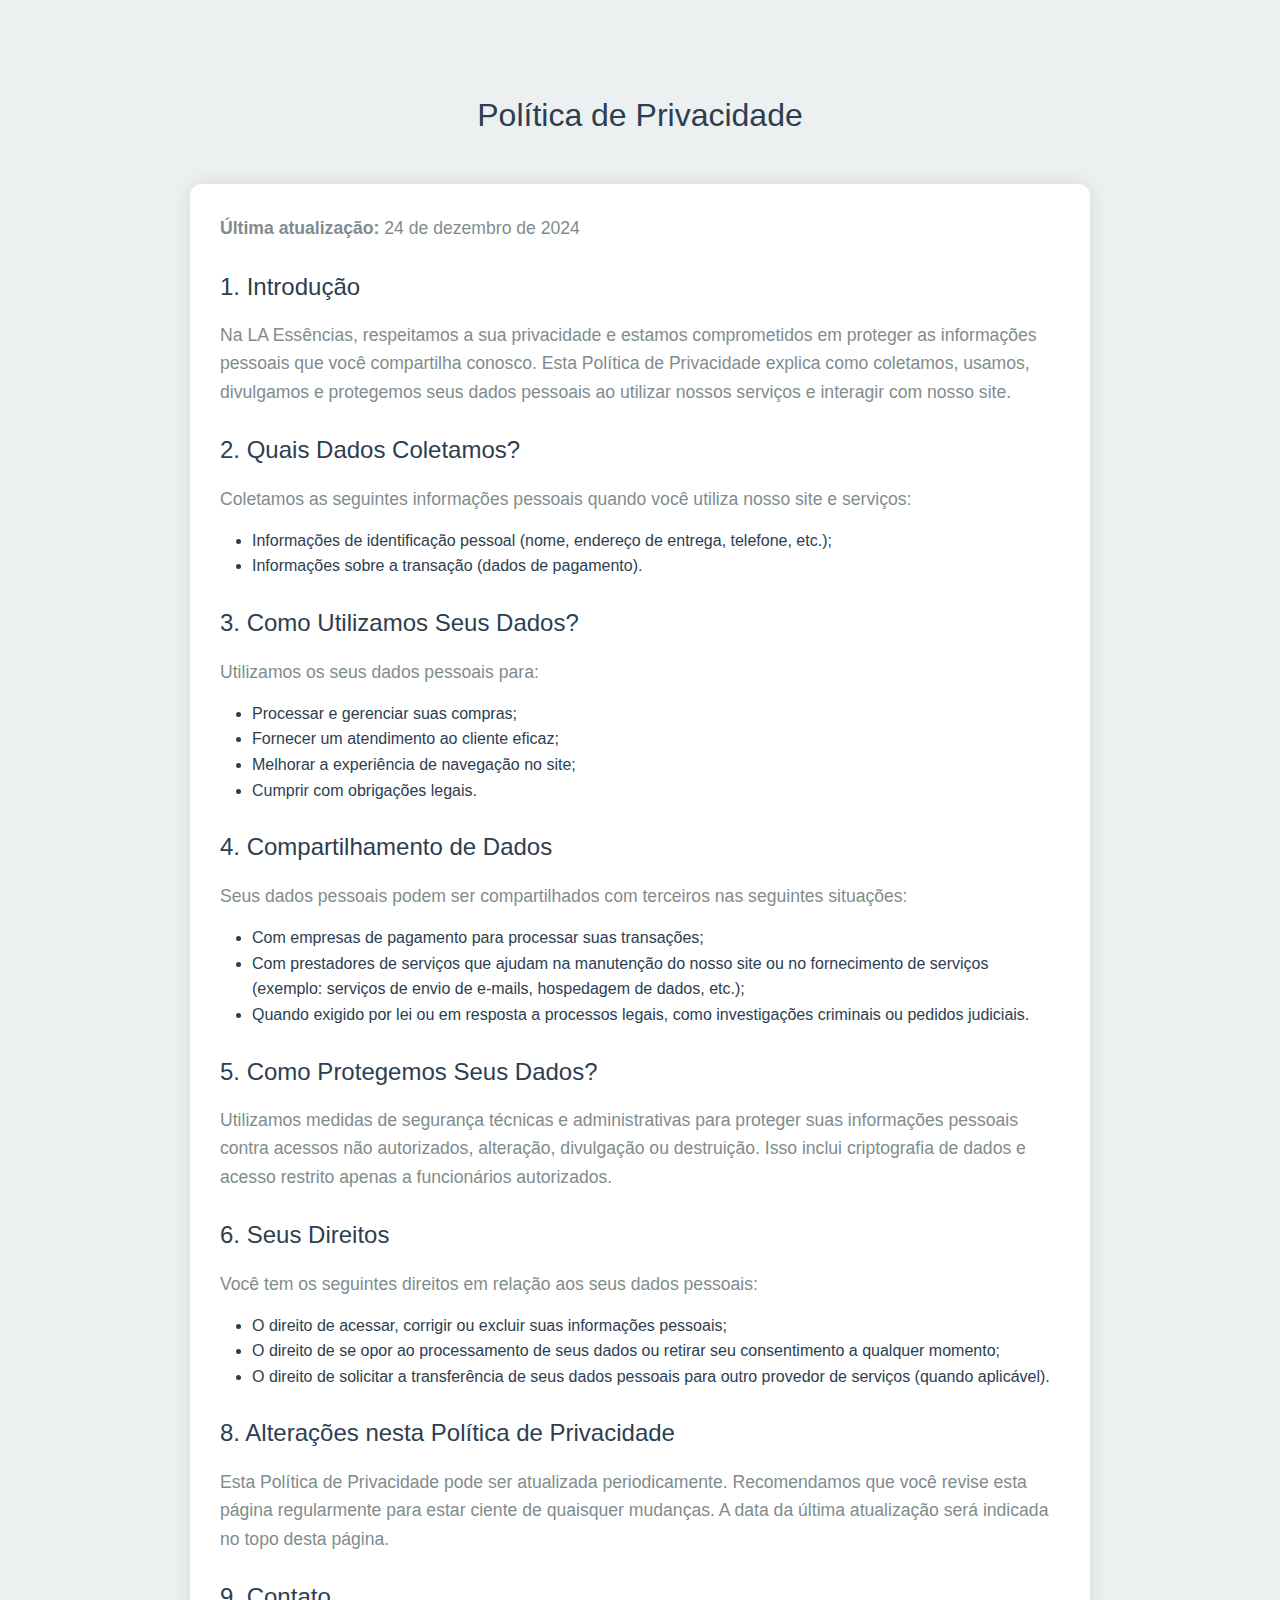
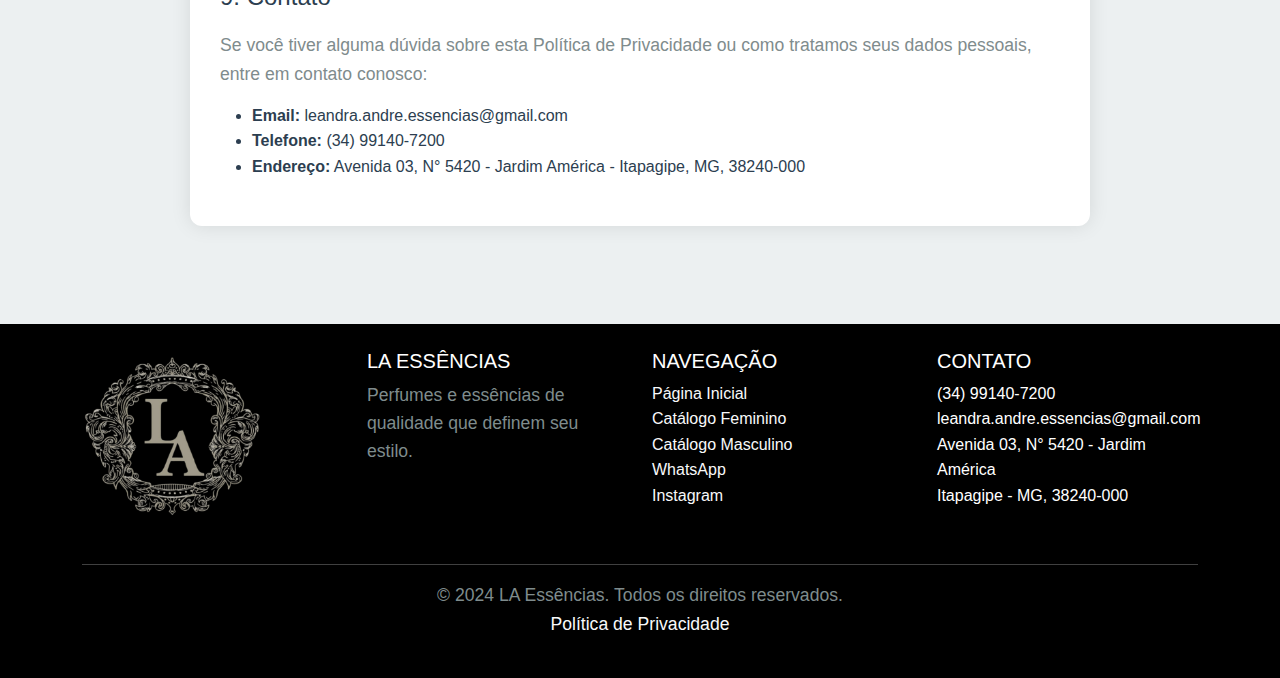
<file: politica-privacidade.html>
<!DOCTYPE html>
<html lang="pt-br">

<head>
    <meta charset="UTF-8">
    <meta name="viewport" content="width=device-width, initial-scale=1.0">
    <title>Política de Privacidade | LA Essências</title>
    <meta name="author" content="João Victor Maine">
    <link rel="stylesheet" href="https://cdn.jsdelivr.net/npm/bootstrap@5.3.3/dist/css/bootstrap.min.css">
    <link rel="icon" href="assets/images/favicon.png" type="image/png">
    <style>
        /* Cores */
        :root {
            --cor-primaria: #2c3e50;
            --cor-secundaria: #34495e;
            --cor-terciaria: #7f8c8d;
            --cor-fundo: #ecf0f1;
            --cor-footer: #000000; /* Alterado para preto */
            --cor-footer-texto: #ffffff;
            --cor-link: #3498db;
        }

        /* Estilos gerais */
        body {
            font-family: 'Arial', sans-serif;
            line-height: 1.6;
            background-color: var(--cor-fundo);
            color: var(--cor-primaria);
            display: flex;
            flex-direction: column;
            min-height: 100vh;
        }

        h1,
        h2,
        h3 {
            color: var(--cor-primaria);
            margin-bottom: 20px;
        }

        p {
            color: var(--cor-terciaria);
            font-size: 1.1em;
            margin-bottom: 15px;
        }

        a {
            color: var(--cor-link);
            text-decoration: none;
        }

        a:hover {
            text-decoration: underline;
        }

        /* Navbar */
        .navbar {
            background-color: var(--cor-footer);
        }

        .navbar a {
            color: var(--cor-footer-texto);
        }

        /* Footer */
        footer {
            background-color: var(--cor-footer);
            color: var(--cor-footer-texto);
            padding: 25px 0;
            margin-top: auto;
            text-align: center;
        }

        /* Conteúdo da política de privacidade */
        .container-politica {
            max-width: 900px;
            margin: 50px auto;
            padding: 30px;
            background-color: white;
            border-radius: 12px;
            box-shadow: 0 0 20px rgba(0, 0, 0, 0.1);
        }

        .section-title {
            margin-top: 30px;
            font-size: 1.5em;
            color: var(--cor-primaria);
        }

        .footer-texto {
            font-size: 0.9em;
            color: var(--cor-terciaria);
        }

        .footer-texto a {
            color: var(--cor-link);
        }
    </style>
</head>

<body>

    <div class="container my-5 pt-5">
        <h2 class="text-center mb-5">Política de Privacidade</h2>

        <div class="container-politica">
            <p><strong>Última atualização:</strong> 24 de dezembro de 2024</p>

            <h3 class="section-title">1. Introdução</h3>
            <p>Na LA Essências, respeitamos a sua privacidade e estamos comprometidos em proteger as informações pessoais que você compartilha conosco. Esta Política de Privacidade explica como coletamos, usamos, divulgamos e protegemos seus dados pessoais ao utilizar nossos serviços e interagir com nosso site.</p>

            <h3 class="section-title">2. Quais Dados Coletamos?</h3>
            <p>Coletamos as seguintes informações pessoais quando você utiliza nosso site e serviços:</p>
            <ul>
                <li>Informações de identificação pessoal (nome, endereço de entrega, telefone, etc.);</li>
                <li>Informações sobre a transação (dados de pagamento).</li>
            </ul>

            <h3 class="section-title">3. Como Utilizamos Seus Dados?</h3>
            <p>Utilizamos os seus dados pessoais para:</p>
            <ul>
                <li>Processar e gerenciar suas compras;</li>
                <li>Fornecer um atendimento ao cliente eficaz;</li>
                <li>Melhorar a experiência de navegação no site;</li>
                <li>Cumprir com obrigações legais.</li>
            </ul>

            <h3 class="section-title">4. Compartilhamento de Dados</h3>
            <p>Seus dados pessoais podem ser compartilhados com terceiros nas seguintes situações:</p>
            <ul>
                <li>Com empresas de pagamento para processar suas transações;</li>
                <li>Com prestadores de serviços que ajudam na manutenção do nosso site ou no fornecimento de serviços (exemplo: serviços de envio de e-mails, hospedagem de dados, etc.);</li>
                <li>Quando exigido por lei ou em resposta a processos legais, como investigações criminais ou pedidos judiciais.</li>
            </ul>

            <h3 class="section-title">5. Como Protegemos Seus Dados?</h3>
            <p>Utilizamos medidas de segurança técnicas e administrativas para proteger suas informações pessoais contra acessos não autorizados, alteração, divulgação ou destruição. Isso inclui criptografia de dados e acesso restrito apenas a funcionários autorizados.</p>

            <h3 class="section-title">6. Seus Direitos</h3>
            <p>Você tem os seguintes direitos em relação aos seus dados pessoais:</p>
            <ul>
                <li>O direito de acessar, corrigir ou excluir suas informações pessoais;</li>
                <li>O direito de se opor ao processamento de seus dados ou retirar seu consentimento a qualquer momento;</li>
                <li>O direito de solicitar a transferência de seus dados pessoais para outro provedor de serviços (quando aplicável).</li>
            </ul>

            <h3 class="section-title">8. Alterações nesta Política de Privacidade</h3>
            <p>Esta Política de Privacidade pode ser atualizada periodicamente. Recomendamos que você revise esta página regularmente para estar ciente de quaisquer mudanças. A data da última atualização será indicada no topo desta página.</p>

            <h3 class="section-title">9. Contato</h3>
            <p>Se você tiver alguma dúvida sobre esta Política de Privacidade ou como tratamos seus dados pessoais, entre em contato conosco:</p>
            <ul>
                <li><strong>Email:</strong> leandra.andre.essencias@gmail.com</li>
                <li><strong>Telefone:</strong> (34) 99140-7200</li>
                <li><strong>Endereço:</strong> Avenida 03, N° 5420 - Jardim América - Itapagipe, MG, 38240-000</li>
            </ul>
        </div>
    </div>

<!-- Footer -->
<footer>
    <div class="container">
        <div class="row align-items-center">
            <!-- Logo isolada -->
            <div class="col-md-3 text-center text-md-start mb-4">
                <img src="assets/images/logo.png" alt="Logo LA Essências" style="max-width: 180px;">
            </div>

            <!-- Conteúdo principal -->
            <div class="col-md-9">
                <div class="row text-center text-md-start">
                    <div class="col-md-4 mb-4">
                        <h5 class="text-uppercase font-weight-bold">LA Essências</h5>
                        <p>Perfumes e essências de qualidade que definem seu estilo.</p>
                    </div>

                    <div class="col-md-4 mb-4">
                        <h5 class="text-uppercase font-weight-bold">Navegação</h5>
                        <ul class="list-unstyled">
                            <li><a href="index.html" class="text-light text-decoration-none hover-underline-animation">Página Inicial</a></li>
                            <li><a href="catalogo-feminino.html" class="text-light text-decoration-none hover-underline-animation">Catálogo Feminino</a></li>
                            <li><a href="catalogo-masculino.html" class="text-light text-decoration-none hover-underline-animation">Catálogo Masculino</a></li>
                            <li><a href="https://api.whatsapp.com/send/?phone=5534991407200&text&type=phone_number&app_absent=0" class="text-light text-decoration-none hover-underline-animation">WhatsApp</a></li>
                            <li><a href="https://www.instagram.com/laessencias.oficial/" class="text-light text-decoration-none hover-underline-animation">Instagram</a></li>
                        </ul>
                    </div>

                    <div class="col-md-4 mb-4">
                        <h5 class="text-uppercase font-weight-bold">Contato</h5>
                        <ul class="list-unstyled">
                            <li><i class="fas fa-phone-alt"></i> (34) 99140-7200</li>
                            <li><i class="fas fa-envelope"></i> leandra.andre.essencias@gmail.com</li>
                            <li><i class="fas fa-map-marker-alt"></i>Avenida 03, N° 5420 - Jardim América<br>Itapagipe - MG, 38240-000</li>
                        </ul>
                    </div>
                </div>
            </div>
        </div>

        <hr class="bg-light">

        <div class="row">
            <div class="col text-center">
                <p class="mb-0">© 2024 LA Essências. Todos os direitos reservados.</p>
                <p><a href="politica-privacidade.html" class="text-light text-decoration-none hover-underline-animation">Política de Privacidade</a></p>
            </div>
        </div>
    </div>
</footer>

    <!-- CSS para hover e animação -->
    <style>
        .hover-underline-animation {
            position: relative;
            display: inline-block;
        }

        .hover-underline-animation:before {
            content: '';
            position: absolute;
            bottom: 0;
            left: 0;
            width: 100%;
            height: 2px;
            background-color: #fff;
            transform: scaleX(0);
            transform-origin: bottom right;
            transition: transform 0.3s ease-out;
        }

        .hover-underline-animation:hover:before {
            transform: scaleX(1);
            transform-origin: bottom left;
        }
    </style>

</body>

</html>
</file>
